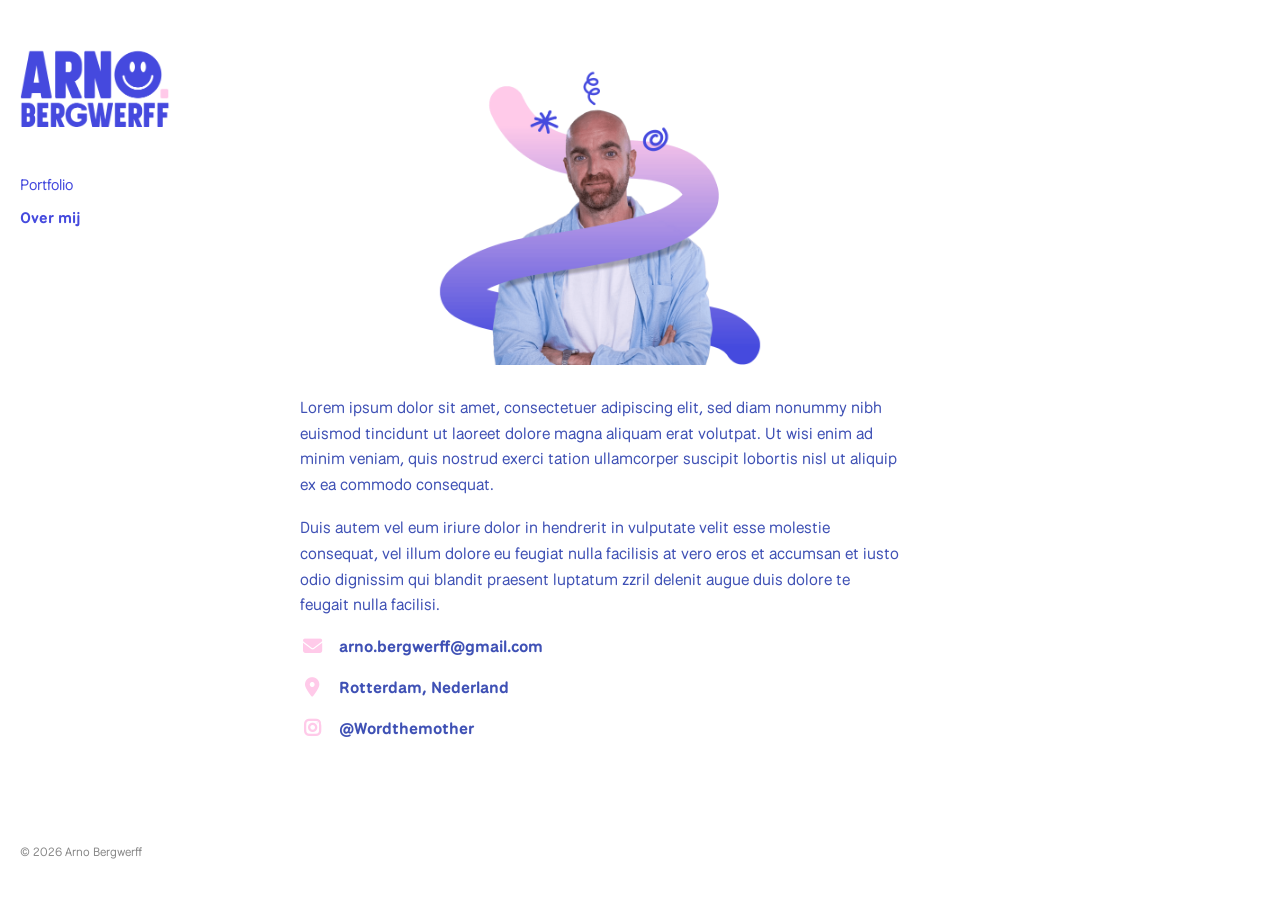
<file: over.html>
<!DOCTYPE html>
<html lang="nl">
<head>
    <meta charset="UTF-8">
    <meta name="viewport" content="width=device-width, initial-scale=1.0">
    <title>About - Arno Bergwerff</title>
    <link href="https://fonts.googleapis.com/css2?family=National+Park:wght@400;700&display=swap" rel="stylesheet">
<link rel="stylesheet" href="https://cdnjs.cloudflare.com/ajax/libs/font-awesome/6.4.0/css/all.min.css">
    <link rel="stylesheet" href="style.css">
<link rel="icon" type="image/png" href="img/favicon.png">
</head>
<body>

    <div class="site-container">
        <!-- Vaste Linkerzijbalk -->
        <aside class="sidebar">
            <div class="logo">
                <a href="index.html"><img src="img/logo.png" alt="Logo"></a>
            </div>
            
            <nav class="nav-menu">
                <ul>
                    <li><a href="index.html">Portfolio</a></li>
                    <li><a href="over.html"class="active">Over mij</a></li>
                </ul>
            </nav>

            <div class="footer-note">
                <p>&copy; 2026 Arno Bergwerff</p>
            </div>
        </aside>

        <!-- Rechterkant: About Content -->
        <main class="about-content">
            <div class="about-image">
                <img src="img/arno3.png" alt="Over mij">
            </div>

            <div class="about-text">
                <p>Lorem ipsum dolor sit amet, consectetuer adipiscing elit, sed diam nonummy nibh euismod tincidunt ut laoreet dolore magna aliquam erat volutpat. Ut wisi enim ad minim veniam, quis nostrud exerci tation ullamcorper suscipit lobortis nisl ut aliquip ex ea commodo consequat.</p>
                <p>Duis autem vel eum iriure dolor in hendrerit in vulputate velit esse molestie consequat, vel illum dolore eu feugiat nulla facilisis at vero eros et accumsan et iusto odio dignissim qui blandit praesent luptatum zzril delenit augue duis dolore te feugait nulla facilisi.</p>

<ul class="contact-list">
    <li>
        <i class="fa-regular fa-envelope"></i> 
        <a href="mailto:arno.bergwerff@gmail.com">arno.bergwerff@gmail.com</a>
    </li>

    <li>
        <i class="fa-solid fa-location-dot"></i> 
        <span>Rotterdam, Nederland</span>
    </li>
    <li>
        <i class="fa-brands fa-instagram"></i> 
        <a href="https://instagram.com/wordthemother" target="_blank">@Wordthemother</a>
    </li>
</ul>

            </div>
        </main>
    </div>

</body>
</html>
</file>
<file: style.css>
/* Basis Reset */
* {
    margin: 0;
    padding: 0;
    box-sizing: border-box;
}

body {
    font-family: "National Park", sans-serif;
    font-optical-sizing: auto;
    font-weight: 400;
    font-style: normal;
    background-color: #ffffff;
    color: #454ade;
    overflow-x: hidden;
}

/* Hoofdcontainer */
.site-container {
    display: flex;
    min-height: 100vh;
}

/* Linkerzijbalk */
.sidebar {
    position: fixed;
    top: 0;
    left: 0;
    width: 260px;
    height: 100vh;
    display: flex;
    flex-direction: column;
    justify-content: space-between;
    padding: 40px 20px;
    box-sizing: border-box;
    background-color: #ffffff;
}

.logo img {
    max-width: 150px;
    height: auto;
    display: block;
}

.nav-menu {
    margin-top: 40px;
}

.nav-menu ul {
    list-style: none;
}

.nav-menu li {
    margin-bottom: 12px;
}

.nav-menu a {
    text-decoration: none;
    color: #454ade;
    font-size: 0.95rem;
    transition: color 0.2s ease;
}

.nav-menu a:hover {
    color: #ffcae9;
}

.nav-menu a.active {
    color: #454ade;
    font-weight: bold;
}

.footer-note {
    margin-top: auto; 
    font-size: 0.85rem;
    color: #666;
}

.footer-note p {
    font-size: 0.75rem;
    color: #888;
}

/* Galerij Raster */
.gallery {
    margin-left: 260px;
    padding: 40px;
    width: calc(100% - 260px);
    column-count: 3;
    column-gap: 20px;
}

.grid-item {
    break-inside: avoid;
    margin-bottom: 20px;
    cursor: pointer;
}

.grid-item img {
    width: 100%;
    height: auto;
    display: block;
    transition: opacity 0.2s ease;
}

.grid-item img:hover {
    opacity: 0.9;
}

.contact-list {
    list-style: none;
    padding: 0;
    margin: 0;
}

.contact-list li {
    display: flex;
    align-items: center;
    margin-bottom: 20px;
    font-size: 1rem;
}

.contact-list i {
    width: 24px;
    font-weight: bold;
    font-size: 1.2rem;
    color: #ffcae9; 
    margin-right: 15px;
    text-align: center;
}

.contact-list a, 
.contact-list span {
    color: #3f51b5;
    font-weight: bold;
    text-decoration: none;
}

.contact-list a:hover {
    text-decoration: underline;
}

/* LIGHTBOX STIJLEN */
.lightbox {
    display: none;
    position: fixed;
    z-index: 100;
    left: 0;
    top: 0;
    width: 100%;
    height: 100%;
    background-color: rgba(255, 255, 255, 0.85);
    justify-content: center;
    align-items: center;
    padding: 40px;
}

.lightbox-content {
    display: flex;
    flex-direction: column;
    align-items: center;
    max-width: 85%;
    max-height: 85vh;
}

.lightbox-img {
    max-width: 100%;
    max-height: 75vh;
    object-fit: contain;
    box-shadow: 0 10px 30px rgba(0, 0, 0, 0.15);
}

/* ABOUT PAGINA STIJLEN */
.about-content {
    margin-left: 260px;
    padding: 50px 40px;
    width: calc(100% - 260px);
    max-width: 680px;
}

.about-image {
    margin-bottom: 30px;
}

.about-image img {
    max-width: 60%;
    width: 100%;
    height: auto;
    display: block;
    margin: 0 auto;
}

.about-text p {
    margin-bottom: 18px;
    line-height: 1.6;
    font-size: 1rem;
    color: #3f51b5;
}

.lightbox-caption {
    margin-top: 15px;
    color: #454ade;
    font-size: 0.95rem;
    font-weight: bold;
    text-align: center;
    letter-spacing: 0.2px;
}

.close-btn {
    position: absolute;
    top: 30px;
    right: 40px;
    font-size: 2.5rem;
    color: #333;
    cursor: pointer;
    font-weight: 300;
}

.close-btn:hover {
    color: #000;
}

/* Mobiele weergave (schermen smaller dan 768px) */
@media (max-width: 768px) {
    .site-container {
        display: block;
    }

    .sidebar {
        position: static;
        width: 100%;
        height: auto;
        padding: 30px 20px;
    }

    .gallery {
        margin-left: 0;
        width: 100%;
        padding: 20px;
        column-count: 1; /* Op mobiel netjes 1 foto per rij onder elkaar */
    }

    .about-content {
        margin-left: 0;
        width: 100%;
        padding: 20px;
    }
}
</file>
